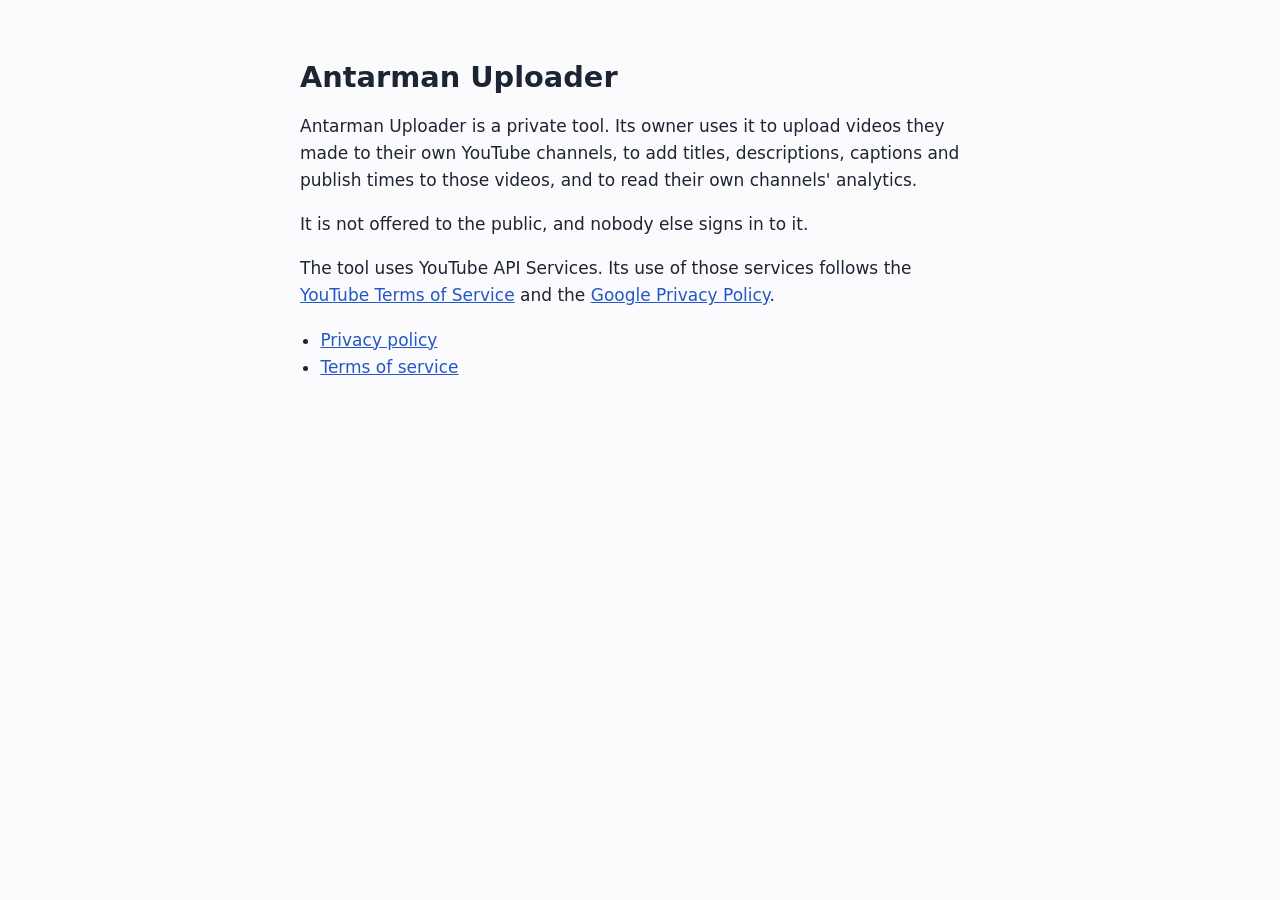
<file: index.html>
<!doctype html>
<html lang="en">
<head>
<meta charset="utf-8">
<meta name="viewport" content="width=device-width, initial-scale=1">
<title>Antarman Uploader</title>
<link rel="stylesheet" href="style.css">
</head>
<body>
<main>
<h1>Antarman Uploader</h1>
<p>Antarman Uploader is a private tool. Its owner uses it to upload videos they made to their own YouTube channels, to
add titles, descriptions, captions and publish times to those videos, and to read their own channels' analytics.</p>
<p>It is not offered to the public, and nobody else signs in to it.</p>
<p>The tool uses YouTube API Services. Its use of those services follows the
<a href="https://www.youtube.com/t/terms">YouTube Terms of Service</a> and the
<a href="https://policies.google.com/privacy">Google Privacy Policy</a>.</p>
<ul>
<li><a href="privacy.html">Privacy policy</a></li>
<li><a href="terms.html">Terms of service</a></li>
</ul>
</main>
</body>
</html>
</file>
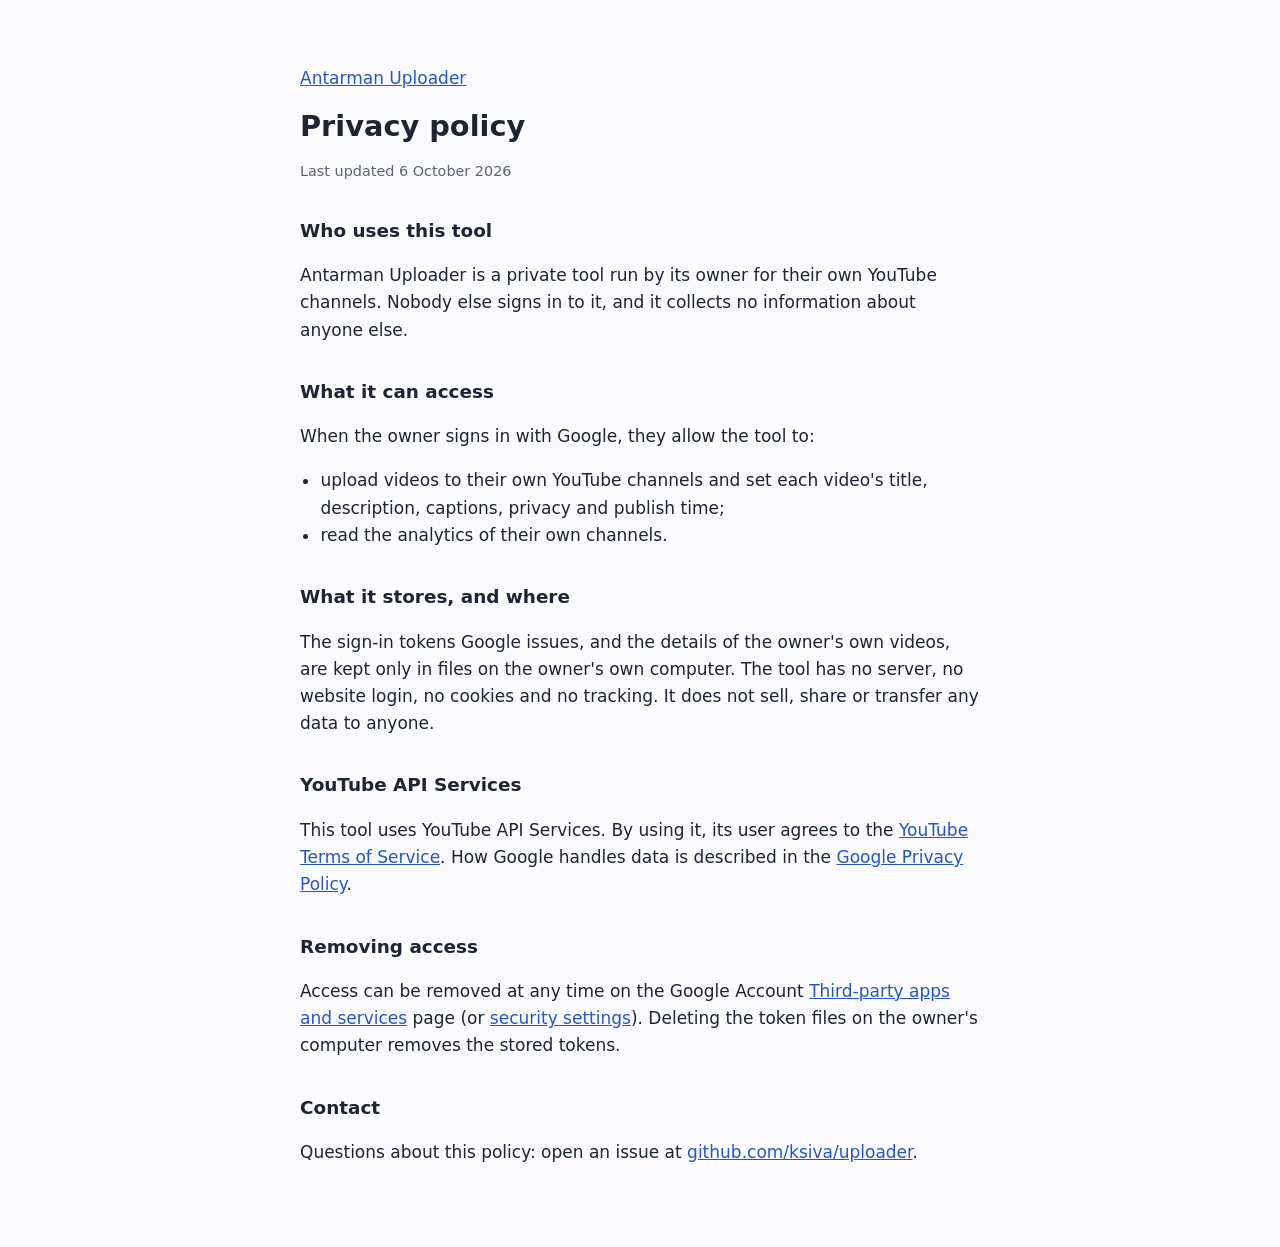
<file: privacy.html>
<!doctype html>
<html lang="en">
<head>
<meta charset="utf-8">
<meta name="viewport" content="width=device-width, initial-scale=1">
<title>Privacy policy · Antarman Uploader</title>
<link rel="stylesheet" href="style.css">
</head>
<body>
<main>
<p><a href="index.html">Antarman Uploader</a></p>
<h1>Privacy policy</h1>
<p class="meta">Last updated 6 October 2026</p>

<h2>Who uses this tool</h2>
<p>Antarman Uploader is a private tool run by its owner for their own YouTube channels. Nobody else signs in to it,
and it collects no information about anyone else.</p>

<h2>What it can access</h2>
<p>When the owner signs in with Google, they allow the tool to:</p>
<ul>
<li>upload videos to their own YouTube channels and set each video's title, description, captions, privacy and publish time;</li>
<li>read the analytics of their own channels.</li>
</ul>

<h2>What it stores, and where</h2>
<p>The sign-in tokens Google issues, and the details of the owner's own videos, are kept only in files on the owner's
own computer. The tool has no server, no website login, no cookies and no tracking. It does not sell, share or
transfer any data to anyone.</p>

<h2>YouTube API Services</h2>
<p>This tool uses YouTube API Services. By using it, its user agrees to the
<a href="https://www.youtube.com/t/terms">YouTube Terms of Service</a>. How Google handles data is described in the
<a href="https://policies.google.com/privacy">Google Privacy Policy</a>.</p>

<h2>Removing access</h2>
<p>Access can be removed at any time on the Google Account
<a href="https://myaccount.google.com/connections">Third-party apps and services</a> page
(or <a href="https://security.google.com/settings/security/permissions">security settings</a>). Deleting the token files on
the owner's computer removes the stored tokens.</p>

<h2>Contact</h2>
<p>Questions about this policy: open an issue at
<a href="https://github.com/ksiva/uploader/issues">github.com/ksiva/uploader</a>.</p>
</main>
</body>
</html>
</file>
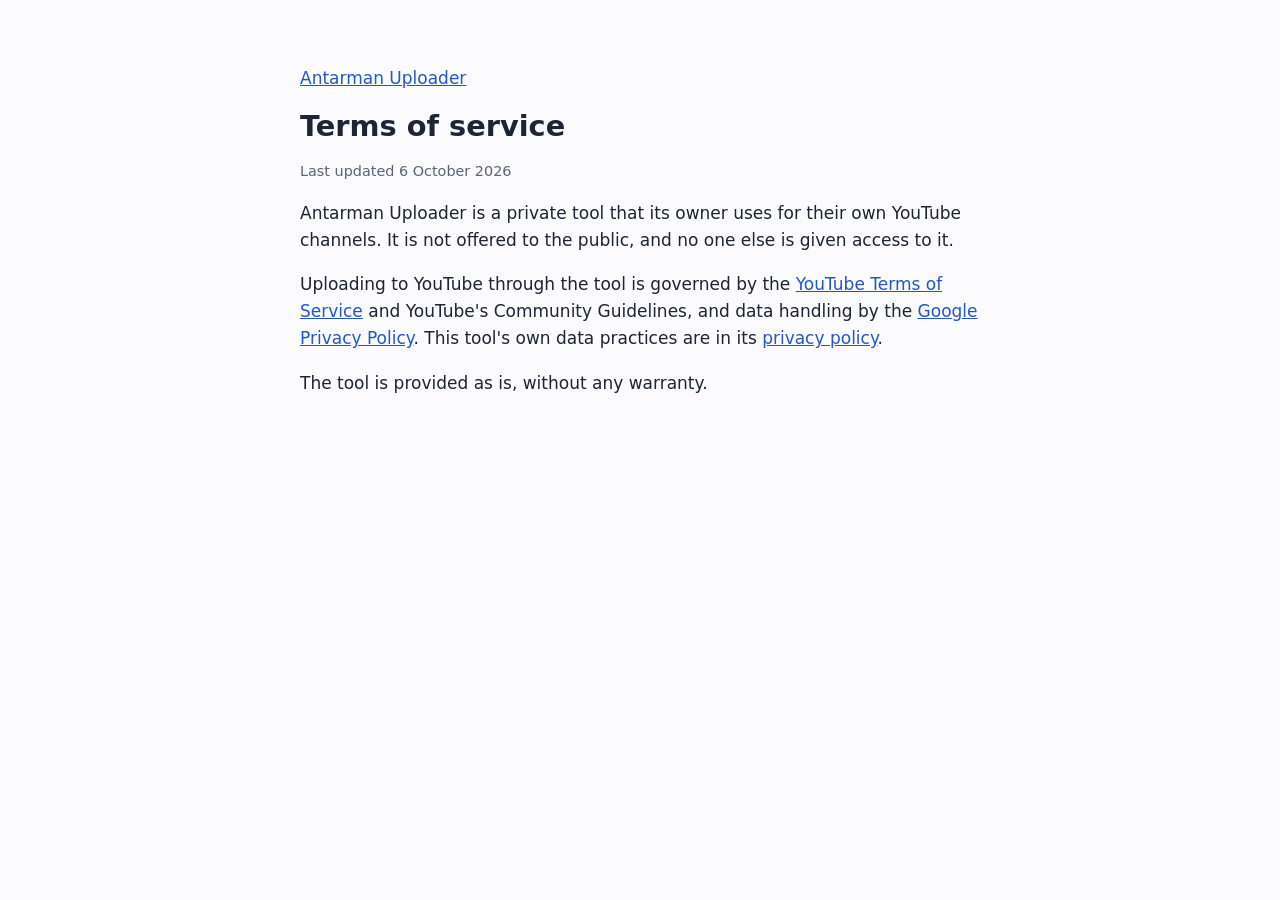
<file: terms.html>
<!doctype html>
<html lang="en">
<head>
<meta charset="utf-8">
<meta name="viewport" content="width=device-width, initial-scale=1">
<title>Terms of service · Antarman Uploader</title>
<link rel="stylesheet" href="style.css">
</head>
<body>
<main>
<p><a href="index.html">Antarman Uploader</a></p>
<h1>Terms of service</h1>
<p class="meta">Last updated 6 October 2026</p>
<p>Antarman Uploader is a private tool that its owner uses for their own YouTube channels. It is not offered to the
public, and no one else is given access to it.</p>
<p>Uploading to YouTube through the tool is governed by the
<a href="https://www.youtube.com/t/terms">YouTube Terms of Service</a> and YouTube's Community Guidelines, and data
handling by the <a href="https://policies.google.com/privacy">Google Privacy Policy</a>. This tool's own data practices
are in its <a href="privacy.html">privacy policy</a>.</p>
<p>The tool is provided as is, without any warranty.</p>
</main>
</body>
</html>
</file>
<file: style.css>
:root { --ink: #1d2433; --muted: #5b6475; --link: #2457c5; --bg: #fbfbfd; }
@media (prefers-color-scheme: dark) { :root { --ink: #e6e8ee; --muted: #a4abba; --link: #8fb0ff; --bg: #14171f; } }
body { margin: 0; background: var(--bg); color: var(--ink); font: 17px/1.6 system-ui, -apple-system, "Segoe UI", sans-serif; }
main { max-width: 680px; margin: 0 auto; padding: 48px 20px 64px; }
h1 { font-size: 1.8rem; line-height: 1.25; margin: 0.4em 0 0.3em; }
h2 { font-size: 1.15rem; margin: 1.8em 0 0.4em; }
.meta { color: var(--muted); font-size: 0.9rem; }
a { color: var(--link); }
ul { padding-left: 1.2em; }
</file>
